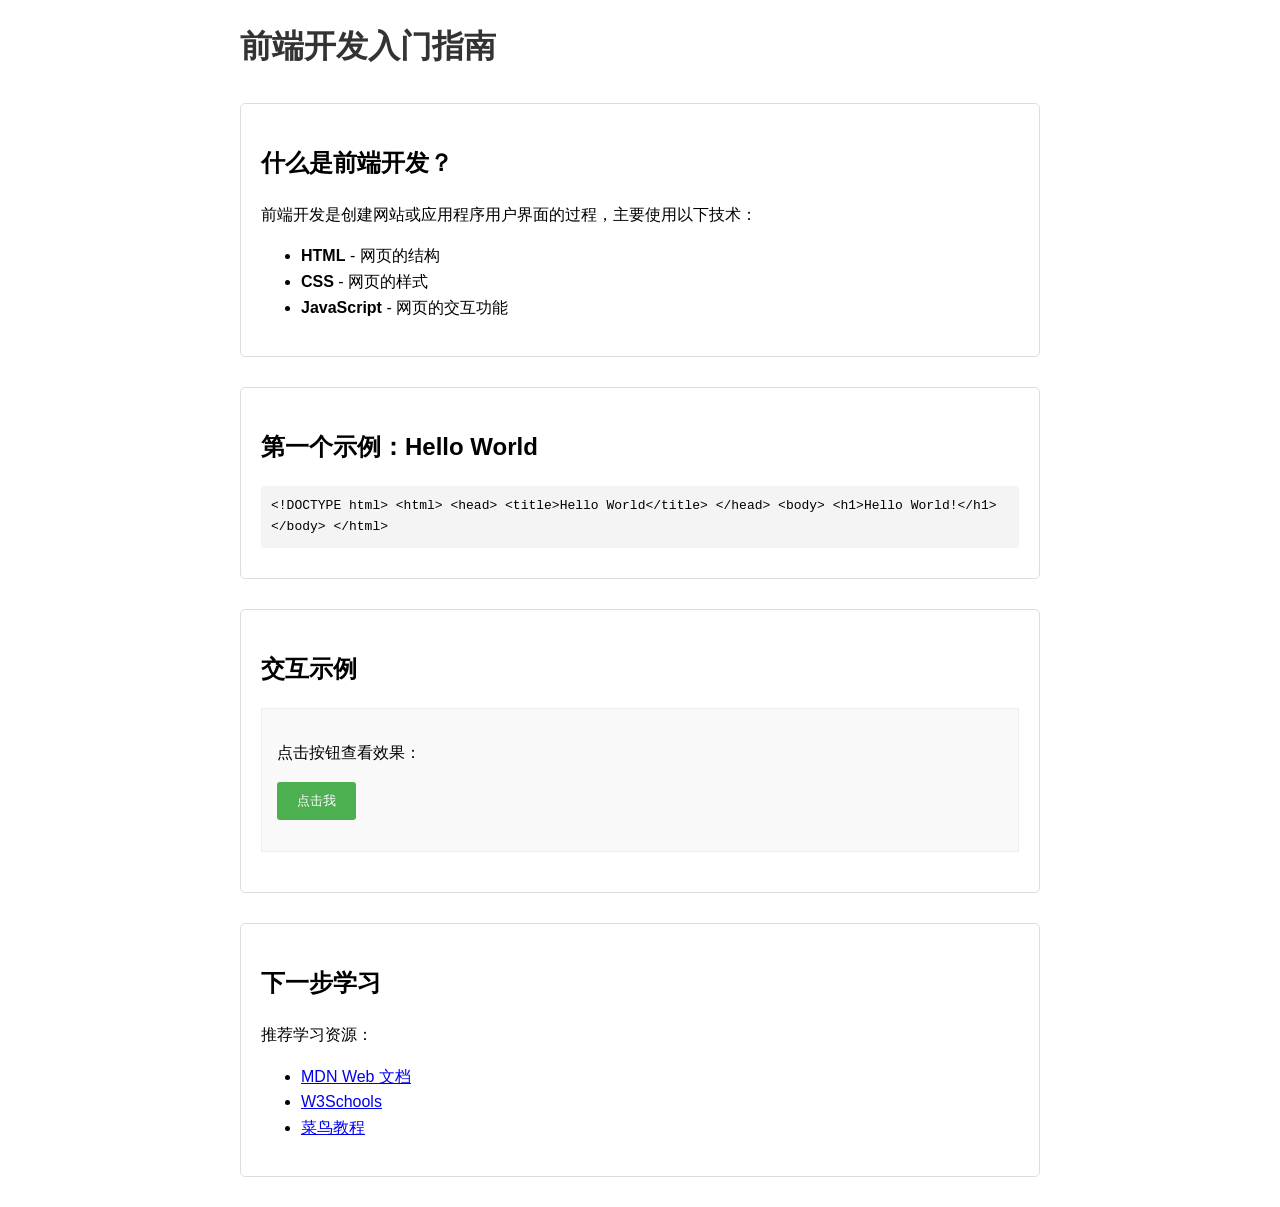
<file: index.html>
<!DOCTYPE html>
<html lang="zh-CN">
<head>
    <meta charset="UTF-8">
    <meta name="viewport" content="width=device-width, initial-scale=1.0">
    <title>前端入门示例</title>
    <style>
        body {
            font-family: Arial, sans-serif;
            margin: 20px;
            line-height: 1.6;
        }
        .container {
            max-width: 800px;
            margin: 0 auto;
        }
        h1 {
            color: #333;
        }
        .section {
            margin: 30px 0;
            padding: 20px;
            border: 1px solid #ddd;
            border-radius: 5px;
        }
        .code-block {
            background: #f4f4f4;
            padding: 10px;
            border-radius: 3px;
            font-family: monospace;
            margin: 10px 0;
        }
        button {
            padding: 10px 20px;
            background: #4CAF50;
            color: white;
            border: none;
            border-radius: 3px;
            cursor: pointer;
        }
        button:hover {
            background: #45a049;
        }
        .demo {
            margin: 20px 0;
            padding: 15px;
            background: #f9f9f9;
            border: 1px solid #eee;
        }
    </style>
</head>
<body>
    <div class="container">
        <h1>前端开发入门指南</h1>
        
        <div class="section">
            <h2>什么是前端开发？</h2>
            <p>前端开发是创建网站或应用程序用户界面的过程，主要使用以下技术：</p>
            <ul>
                <li><strong>HTML</strong> - 网页的结构</li>
                <li><strong>CSS</strong> - 网页的样式</li>
                <li><strong>JavaScript</strong> - 网页的交互功能</li>
            </ul>
        </div>
        
        <div class="section">
            <h2>第一个示例：Hello World</h2>
            <div class="code-block">
&lt;!DOCTYPE html&gt;
&lt;html&gt;
&lt;head&gt;
    &lt;title&gt;Hello World&lt;/title&gt;
&lt;/head&gt;
&lt;body&gt;
    &lt;h1&gt;Hello World!&lt;/h1&gt;
&lt;/body&gt;
&lt;/html&gt;
            </div>
        </div>
        
        <div class="section">
            <h2>交互示例</h2>
            <div class="demo">
                <p>点击按钮查看效果：</p>
                <button onclick="sayHello()">点击我</button>
                <p id="output"></p>
            </div>
        </div>
        
        <div class="section">
            <h2>下一步学习</h2>
            <p>推荐学习资源：</p>
            <ul>
                <li><a href="https://developer.mozilla.org/zh-CN/docs/Learn" target="_blank">MDN Web 文档</a></li>
                <li><a href="https://www.w3schools.com/" target="_blank">W3Schools</a></li>
                <li><a href="https://www.runoob.com/" target="_blank">菜鸟教程</a></li>
            </ul>
        </div>
    </div>
    
    <script>
        function sayHello() {
            document.getElementById('output').textContent = '你好！欢迎开始学习前端开发！';
        }
    </script>
</body>
</html>
</file>
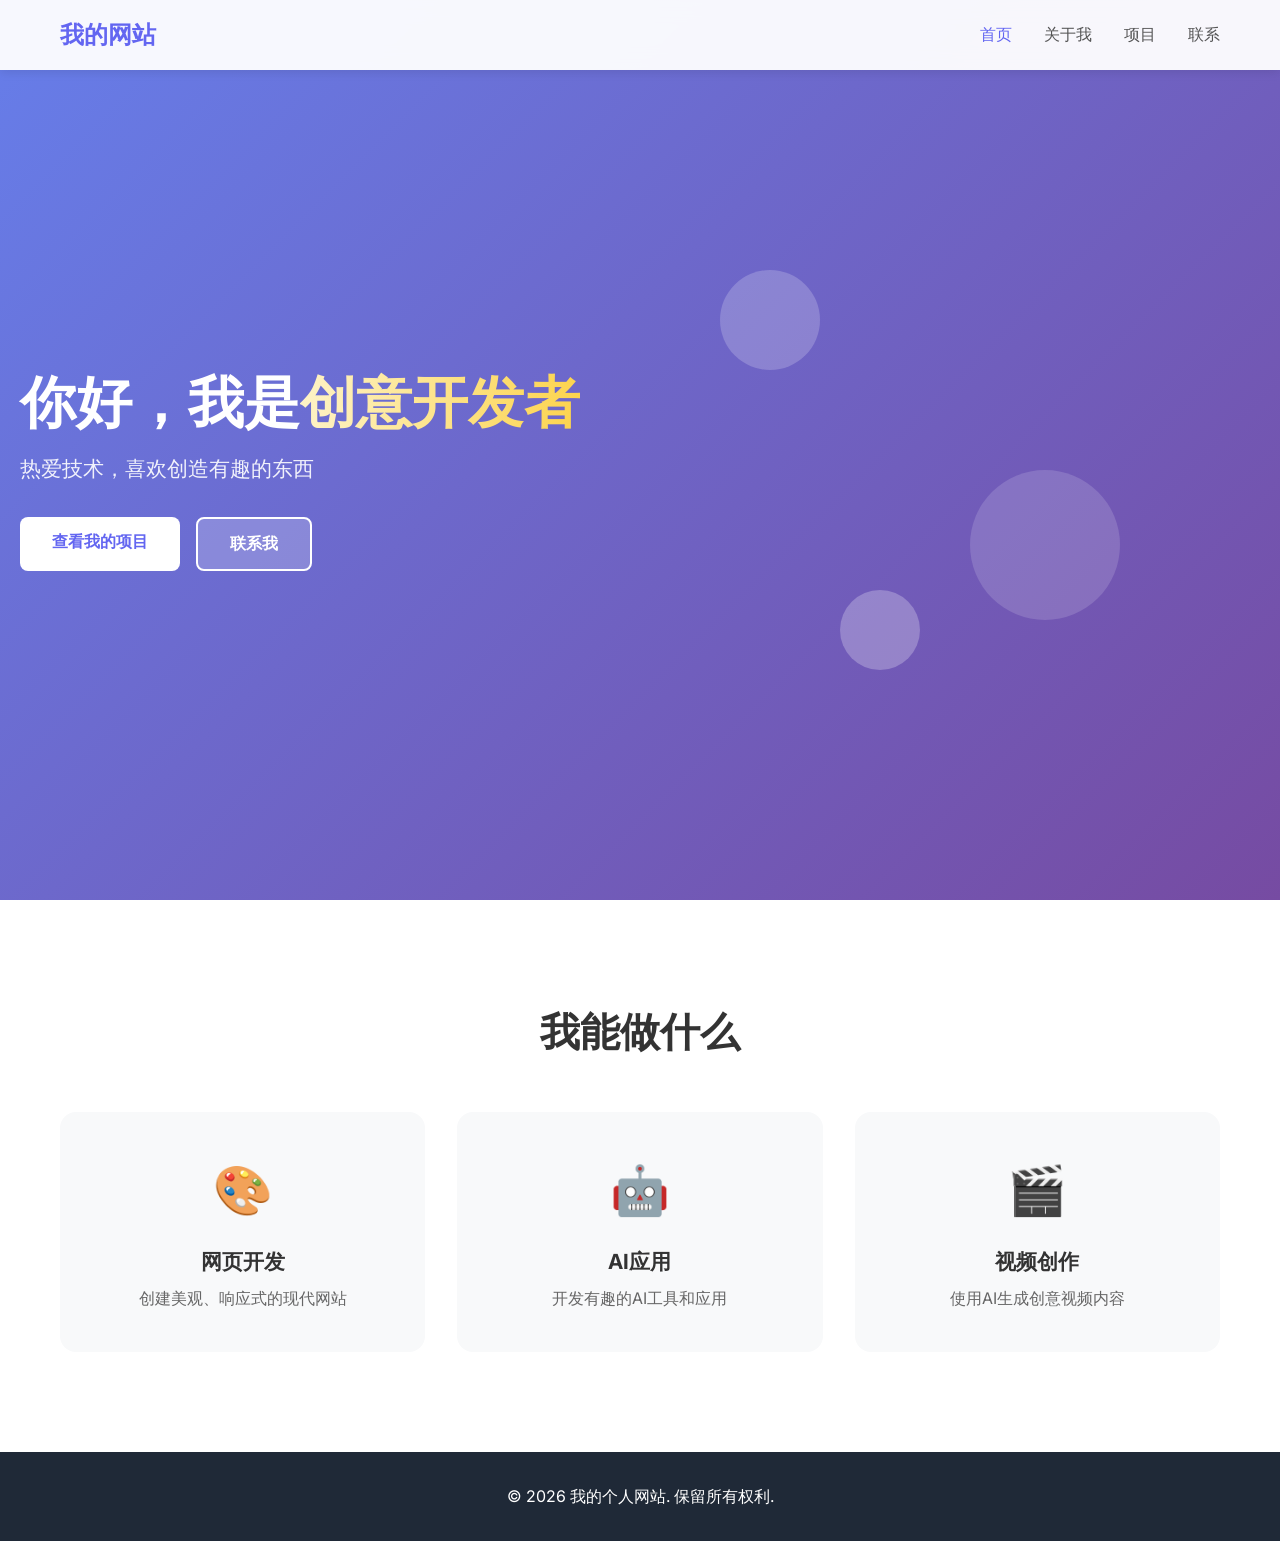
<file: website/index.html>
<!DOCTYPE html>
<html lang="zh-CN">
<head>
    <meta charset="UTF-8">
    <meta name="viewport" content="width=device-width, initial-scale=1.0">
    <title>我的个人网站</title>
    <link rel="stylesheet" href="css/style.css">
    <link href="https://fonts.googleapis.com/css2?family=Inter:wght@300;400;500;600;700&display=swap" rel="stylesheet">
</head>
<body>
    <nav class="navbar">
        <div class="nav-container">
            <a href="#" class="logo">我的网站</a>
            <ul class="nav-menu">
                <li><a href="index.html" class="nav-link active">首页</a></li>
                <li><a href="about.html" class="nav-link">关于我</a></li>
                <li><a href="projects.html" class="nav-link">项目</a></li>
                <li><a href="contact.html" class="nav-link">联系</a></li>
            </ul>
            <div class="hamburger">
                <span class="bar"></span>
                <span class="bar"></span>
                <span class="bar"></span>
            </div>
        </div>
    </nav>

    <section class="hero">
        <div class="hero-content">
            <h1 class="hero-title">你好，我是<span class="highlight">创意开发者</span></h1>
            <p class="hero-subtitle">热爱技术，喜欢创造有趣的东西</p>
            <div class="hero-buttons">
                <a href="projects.html" class="btn btn-primary">查看我的项目</a>
                <a href="contact.html" class="btn btn-secondary">联系我</a>
            </div>
        </div>
        <div class="hero-animation">
            <div class="floating-shapes">
                <div class="shape shape-1"></div>
                <div class="shape shape-2"></div>
                <div class="shape shape-3"></div>
            </div>
        </div>
    </section>

    <section class="features">
        <div class="container">
            <h2 class="section-title">我能做什么</h2>
            <div class="features-grid">
                <div class="feature-card">
                    <div class="feature-icon">🎨</div>
                    <h3>网页开发</h3>
                    <p>创建美观、响应式的现代网站</p>
                </div>
                <div class="feature-card">
                    <div class="feature-icon">🤖</div>
                    <h3>AI应用</h3>
                    <p>开发有趣的AI工具和应用</p>
                </div>
                <div class="feature-card">
                    <div class="feature-icon">🎬</div>
                    <h3>视频创作</h3>
                    <p>使用AI生成创意视频内容</p>
                </div>
            </div>
        </div>
    </section>

    <footer class="footer">
        <div class="container">
            <p>&copy; 2026 我的个人网站. 保留所有权利.</p>
        </div>
    </footer>

    <script src="js/main.js"></script>
</body>
</html>
</file>
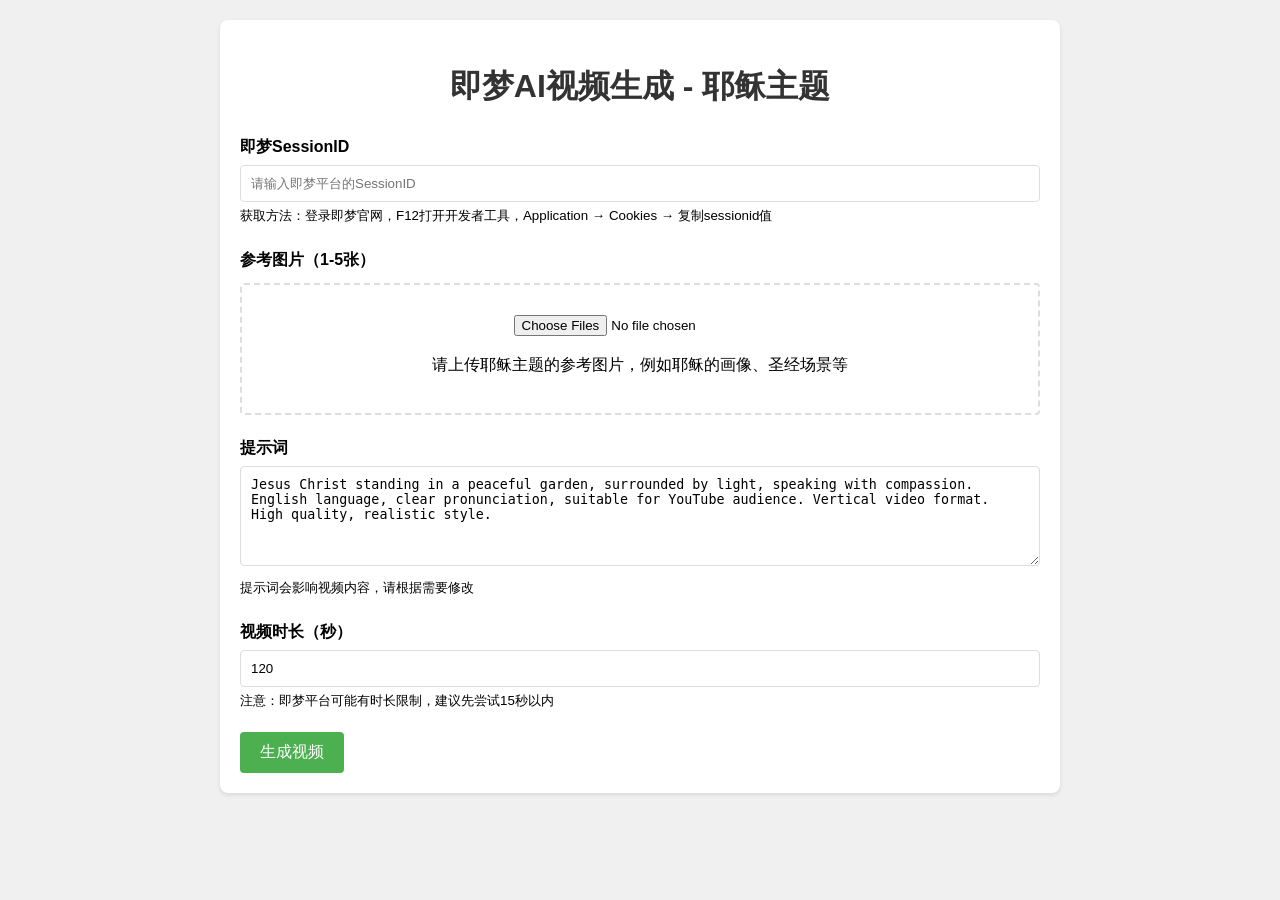
<file: jimeng_video_generator.html>
<!DOCTYPE html>
<html lang="zh-CN">
<head>
    <meta charset="UTF-8">
    <meta name="viewport" content="width=device-width, initial-scale=1.0">
    <title>即梦AI视频生成 - 耶稣主题</title>
    <style>
        body {
            font-family: Arial, sans-serif;
            margin: 20px;
            line-height: 1.6;
            background-color: #f0f0f0;
        }
        .container {
            max-width: 800px;
            margin: 0 auto;
            background-color: white;
            padding: 20px;
            border-radius: 8px;
            box-shadow: 0 2px 4px rgba(0,0,0,0.1);
        }
        h1 {
            color: #333;
            text-align: center;
        }
        .form-group {
            margin: 20px 0;
        }
        label {
            display: block;
            margin-bottom: 5px;
            font-weight: bold;
        }
        input[type="text"], textarea {
            width: 100%;
            padding: 10px;
            border: 1px solid #ddd;
            border-radius: 4px;
            box-sizing: border-box;
        }
        textarea {
            height: 100px;
            resize: vertical;
        }
        .file-upload {
            border: 2px dashed #ddd;
            border-radius: 4px;
            padding: 20px;
            text-align: center;
            margin: 10px 0;
        }
        .file-upload input {
            display: block;
            margin: 10px auto;
        }
        button {
            background-color: #4CAF50;
            color: white;
            padding: 10px 20px;
            border: none;
            border-radius: 4px;
            cursor: pointer;
            font-size: 16px;
        }
        button:hover {
            background-color: #45a049;
        }
        .status {
            margin: 20px 0;
            padding: 10px;
            background-color: #f9f9f9;
            border-radius: 4px;
        }
        .hidden {
            display: none;
        }
    </style>
</head>
<body>
    <div class="container">
        <h1>即梦AI视频生成 - 耶稣主题</h1>
        
        <div class="form-group">
            <label for="sessionId">即梦SessionID</label>
            <input type="text" id="sessionId" placeholder="请输入即梦平台的SessionID">
            <small>获取方法：登录即梦官网，F12打开开发者工具，Application → Cookies → 复制sessionid值</small>
        </div>
        
        <div class="form-group">
            <label>参考图片（1-5张）</label>
            <div class="file-upload">
                <input type="file" id="imageUpload" multiple accept="image/*">
                <p>请上传耶稣主题的参考图片，例如耶稣的画像、圣经场景等</p>
            </div>
        </div>
        
        <div class="form-group">
            <label for="prompt">提示词</label>
            <textarea id="prompt">Jesus Christ standing in a peaceful garden, surrounded by light, speaking with compassion. English language, clear pronunciation, suitable for YouTube audience. Vertical video format. High quality, realistic style.</textarea>
            <small>提示词会影响视频内容，请根据需要修改</small>
        </div>
        
        <div class="form-group">
            <label for="duration">视频时长（秒）</label>
            <input type="text" id="duration" value="120" placeholder="4-15秒">
            <small>注意：即梦平台可能有时长限制，建议先尝试15秒以内</small>
        </div>
        
        <button onclick="generateVideo()">生成视频</button>
        
        <div class="status hidden" id="status">
            <h3>生成状态</h3>
            <div id="statusMessage"></div>
        </div>
    </div>
    
    <script>
        function generateVideo() {
            const sessionId = document.getElementById('sessionId').value;
            const prompt = document.getElementById('prompt').value;
            const duration = document.getElementById('duration').value;
            const files = document.getElementById('imageUpload').files;
            
            if (!sessionId) {
                alert('请输入SessionID');
                return;
            }
            
            if (!files || files.length === 0) {
                alert('请上传至少一张参考图片');
                return;
            }
            
            const status = document.getElementById('status');
            const statusMessage = document.getElementById('statusMessage');
            status.classList.remove('hidden');
            statusMessage.innerHTML = '正在准备生成视频...';
            
            // 这里需要实现与即梦API的对接
            // 由于需要后端服务，这里仅做演示
            setTimeout(() => {
                statusMessage.innerHTML = '视频生成功能需要后端服务支持，请参考seedance2.0项目搭建完整环境';
                statusMessage.innerHTML += '<br><br>项目地址：<a href="https://github.com/wwwzhouhui/seedance2.0" target="_blank">https://github.com/wwwzhouhui/seedance2.0</a>';
            }, 2000);
        }
    </script>
</body>
</html>
</file>
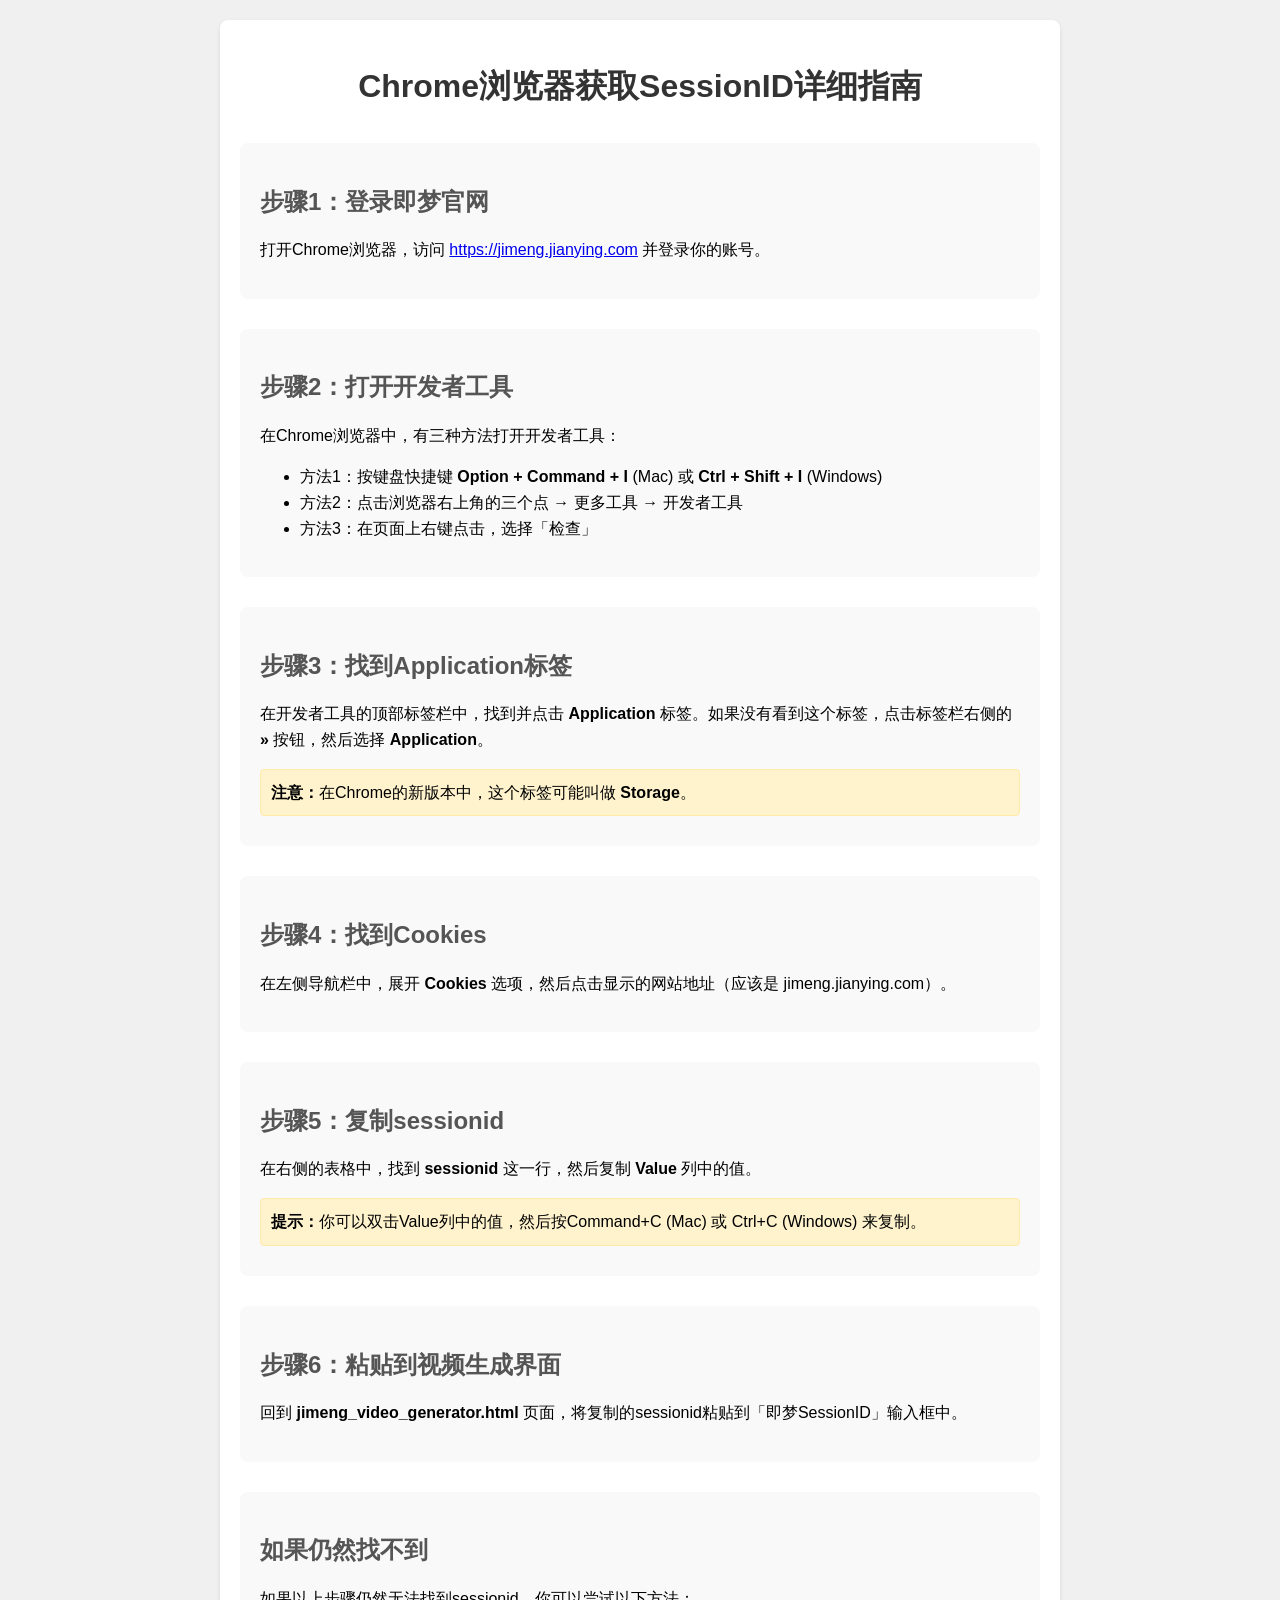
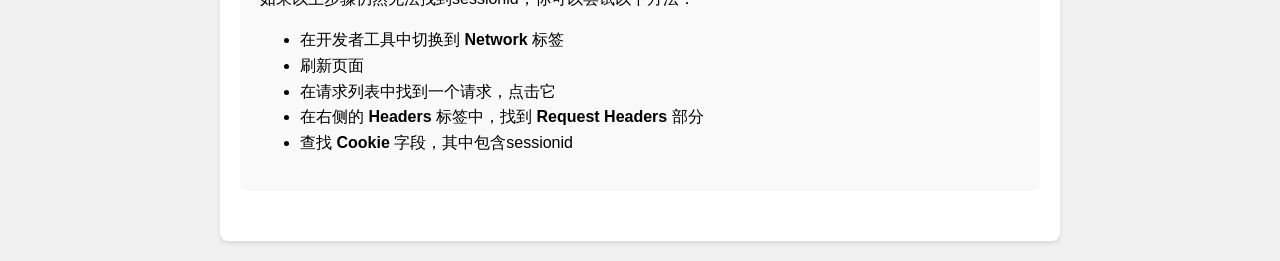
<file: sessionid_guide.html>
<!DOCTYPE html>
<html lang="zh-CN">
<head>
    <meta charset="UTF-8">
    <meta name="viewport" content="width=device-width, initial-scale=1.0">
    <title>Chrome浏览器获取SessionID指南</title>
    <style>
        body {
            font-family: Arial, sans-serif;
            margin: 20px;
            line-height: 1.6;
            background-color: #f0f0f0;
        }
        .container {
            max-width: 800px;
            margin: 0 auto;
            background-color: white;
            padding: 20px;
            border-radius: 8px;
            box-shadow: 0 2px 4px rgba(0,0,0,0.1);
        }
        h1 {
            color: #333;
            text-align: center;
        }
        .step {
            margin: 30px 0;
            padding: 20px;
            background-color: #f9f9f9;
            border-radius: 8px;
        }
        h2 {
            color: #555;
            margin-bottom: 10px;
        }
        .code-block {
            background: #f4f4f4;
            padding: 10px;
            border-radius: 3px;
            font-family: monospace;
            margin: 10px 0;
        }
        img {
            max-width: 100%;
            height: auto;
            border: 1px solid #ddd;
            border-radius: 4px;
            margin: 10px 0;
        }
        .note {
            background-color: #fff3cd;
            border: 1px solid #ffeaa7;
            border-radius: 4px;
            padding: 10px;
            margin: 10px 0;
        }
    </style>
</head>
<body>
    <div class="container">
        <h1>Chrome浏览器获取SessionID详细指南</h1>
        
        <div class="step">
            <h2>步骤1：登录即梦官网</h2>
            <p>打开Chrome浏览器，访问 <a href="https://jimeng.jianying.com" target="_blank">https://jimeng.jianying.com</a> 并登录你的账号。</p>
        </div>
        
        <div class="step">
            <h2>步骤2：打开开发者工具</h2>
            <p>在Chrome浏览器中，有三种方法打开开发者工具：</p>
            <ul>
                <li>方法1：按键盘快捷键 <strong>Option + Command + I</strong> (Mac) 或 <strong>Ctrl + Shift + I</strong> (Windows)</li>
                <li>方法2：点击浏览器右上角的三个点 → 更多工具 → 开发者工具</li>
                <li>方法3：在页面上右键点击，选择「检查」</li>
            </ul>
        </div>
        
        <div class="step">
            <h2>步骤3：找到Application标签</h2>
            <p>在开发者工具的顶部标签栏中，找到并点击 <strong>Application</strong> 标签。如果没有看到这个标签，点击标签栏右侧的 <strong>»</strong> 按钮，然后选择 <strong>Application</strong>。</p>
            <div class="note">
                <strong>注意：</strong>在Chrome的新版本中，这个标签可能叫做 <strong>Storage</strong>。
            </div>
        </div>
        
        <div class="step">
            <h2>步骤4：找到Cookies</h2>
            <p>在左侧导航栏中，展开 <strong>Cookies</strong> 选项，然后点击显示的网站地址（应该是 jimeng.jianying.com）。</p>
        </div>
        
        <div class="step">
            <h2>步骤5：复制sessionid</h2>
            <p>在右侧的表格中，找到 <strong>sessionid</strong> 这一行，然后复制 <strong>Value</strong> 列中的值。</p>
            <div class="note">
                <strong>提示：</strong>你可以双击Value列中的值，然后按Command+C (Mac) 或 Ctrl+C (Windows) 来复制。
            </div>
        </div>
        
        <div class="step">
            <h2>步骤6：粘贴到视频生成界面</h2>
            <p>回到 <strong>jimeng_video_generator.html</strong> 页面，将复制的sessionid粘贴到「即梦SessionID」输入框中。</p>
        </div>
        
        <div class="step">
            <h2>如果仍然找不到</h2>
            <p>如果以上步骤仍然无法找到sessionid，你可以尝试以下方法：</p>
            <ul>
                <li>在开发者工具中切换到 <strong>Network</strong> 标签</li>
                <li>刷新页面</li>
                <li>在请求列表中找到一个请求，点击它</li>
                <li>在右侧的 <strong>Headers</strong> 标签中，找到 <strong>Request Headers</strong> 部分</li>
                <li>查找 <strong>Cookie</strong> 字段，其中包含sessionid</li>
            </ul>
        </div>
    </div>
</body>
</html>
</file>
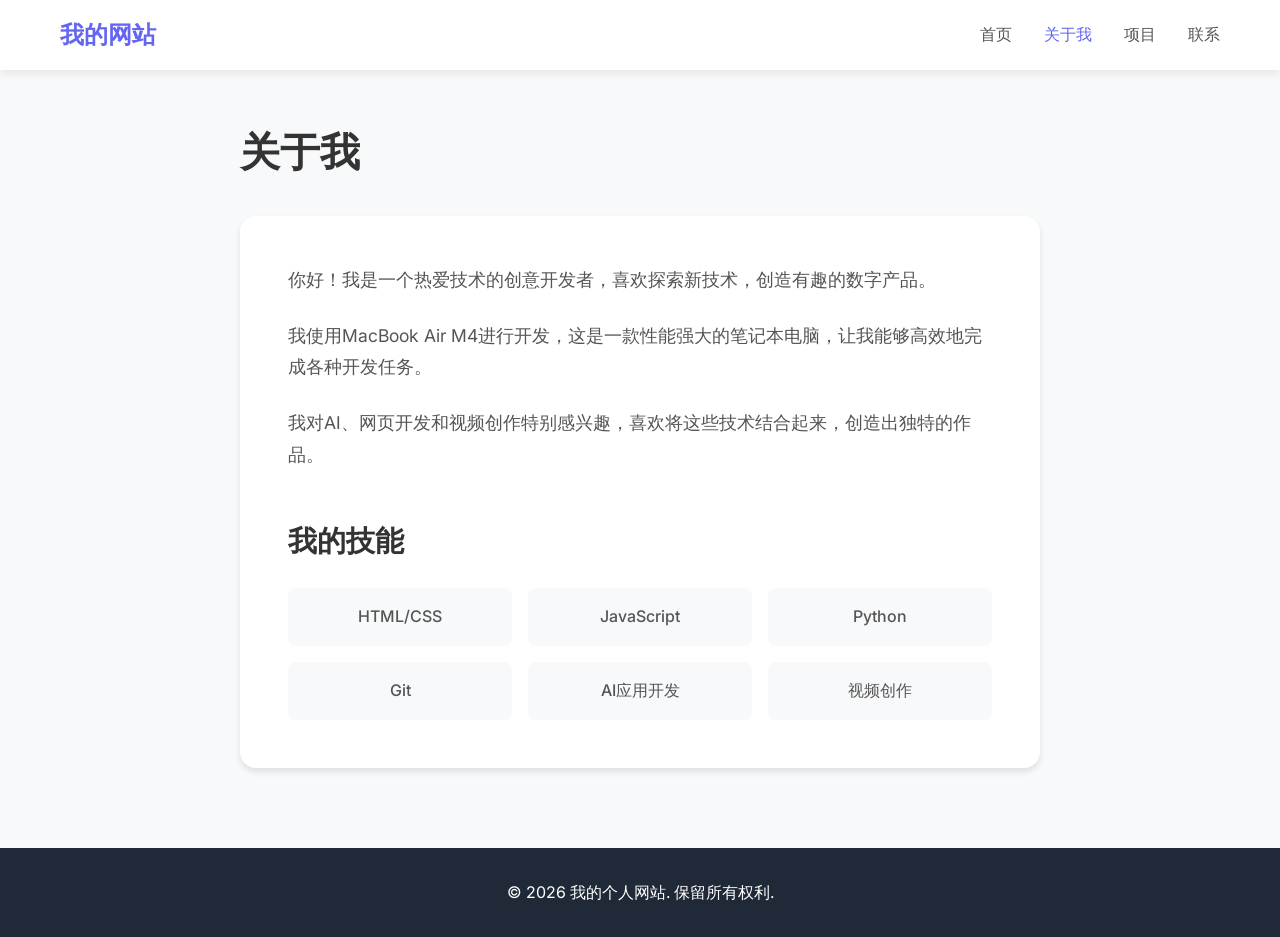
<file: website/about.html>
<!DOCTYPE html>
<html lang="zh-CN">
<head>
    <meta charset="UTF-8">
    <meta name="viewport" content="width=device-width, initial-scale=1.0">
    <title>关于我 - 我的个人网站</title>
    <link rel="stylesheet" href="css/style.css">
    <link href="https://fonts.googleapis.com/css2?family=Inter:wght@300;400;500;600;700&display=swap" rel="stylesheet">
    <style>
        .page-content {
            padding: 120px 20px 80px;
            min-height: calc(100vh - 200px);
        }
        
        .about-section {
            max-width: 800px;
            margin: 0 auto;
        }
        
        .about-title {
            font-size: 2.5rem;
            font-weight: 700;
            margin-bottom: 2rem;
            color: #333;
        }
        
        .about-content {
            background: white;
            padding: 3rem;
            border-radius: 16px;
            box-shadow: 0 4px 6px rgba(0, 0, 0, 0.1);
        }
        
        .about-text {
            font-size: 1.1rem;
            line-height: 1.8;
            color: #555;
            margin-bottom: 1.5rem;
        }
        
        .skills-section {
            margin-top: 3rem;
        }
        
        .skills-title {
            font-size: 1.8rem;
            font-weight: 600;
            margin-bottom: 1.5rem;
            color: #333;
        }
        
        .skills-grid {
            display: grid;
            grid-template-columns: repeat(auto-fit, minmax(200px, 1fr));
            gap: 1rem;
        }
        
        .skill-item {
            background: #f8f9fa;
            padding: 1rem;
            border-radius: 8px;
            text-align: center;
            font-weight: 500;
            color: #555;
        }
    </style>
</head>
<body>
    <nav class="navbar">
        <div class="nav-container">
            <a href="index.html" class="logo">我的网站</a>
            <ul class="nav-menu">
                <li><a href="index.html" class="nav-link">首页</a></li>
                <li><a href="about.html" class="nav-link active">关于我</a></li>
                <li><a href="projects.html" class="nav-link">项目</a></li>
                <li><a href="contact.html" class="nav-link">联系</a></li>
            </ul>
            <div class="hamburger">
                <span class="bar"></span>
                <span class="bar"></span>
                <span class="bar"></span>
            </div>
        </div>
    </nav>

    <section class="page-content">
        <div class="about-section">
            <h1 class="about-title">关于我</h1>
            
            <div class="about-content">
                <p class="about-text">
                    你好！我是一个热爱技术的创意开发者，喜欢探索新技术，创造有趣的数字产品。
                </p>
                
                <p class="about-text">
                    我使用MacBook Air M4进行开发，这是一款性能强大的笔记本电脑，让我能够高效地完成各种开发任务。
                </p>
                
                <p class="about-text">
                    我对AI、网页开发和视频创作特别感兴趣，喜欢将这些技术结合起来，创造出独特的作品。
                </p>
                
                <div class="skills-section">
                    <h2 class="skills-title">我的技能</h2>
                    <div class="skills-grid">
                        <div class="skill-item">HTML/CSS</div>
                        <div class="skill-item">JavaScript</div>
                        <div class="skill-item">Python</div>
                        <div class="skill-item">Git</div>
                        <div class="skill-item">AI应用开发</div>
                        <div class="skill-item">视频创作</div>
                    </div>
                </div>
            </div>
        </div>
    </section>

    <footer class="footer">
        <div class="container">
            <p>&copy; 2026 我的个人网站. 保留所有权利.</p>
        </div>
    </footer>

    <script src="js/main.js"></script>
</body>
</html>
</file>
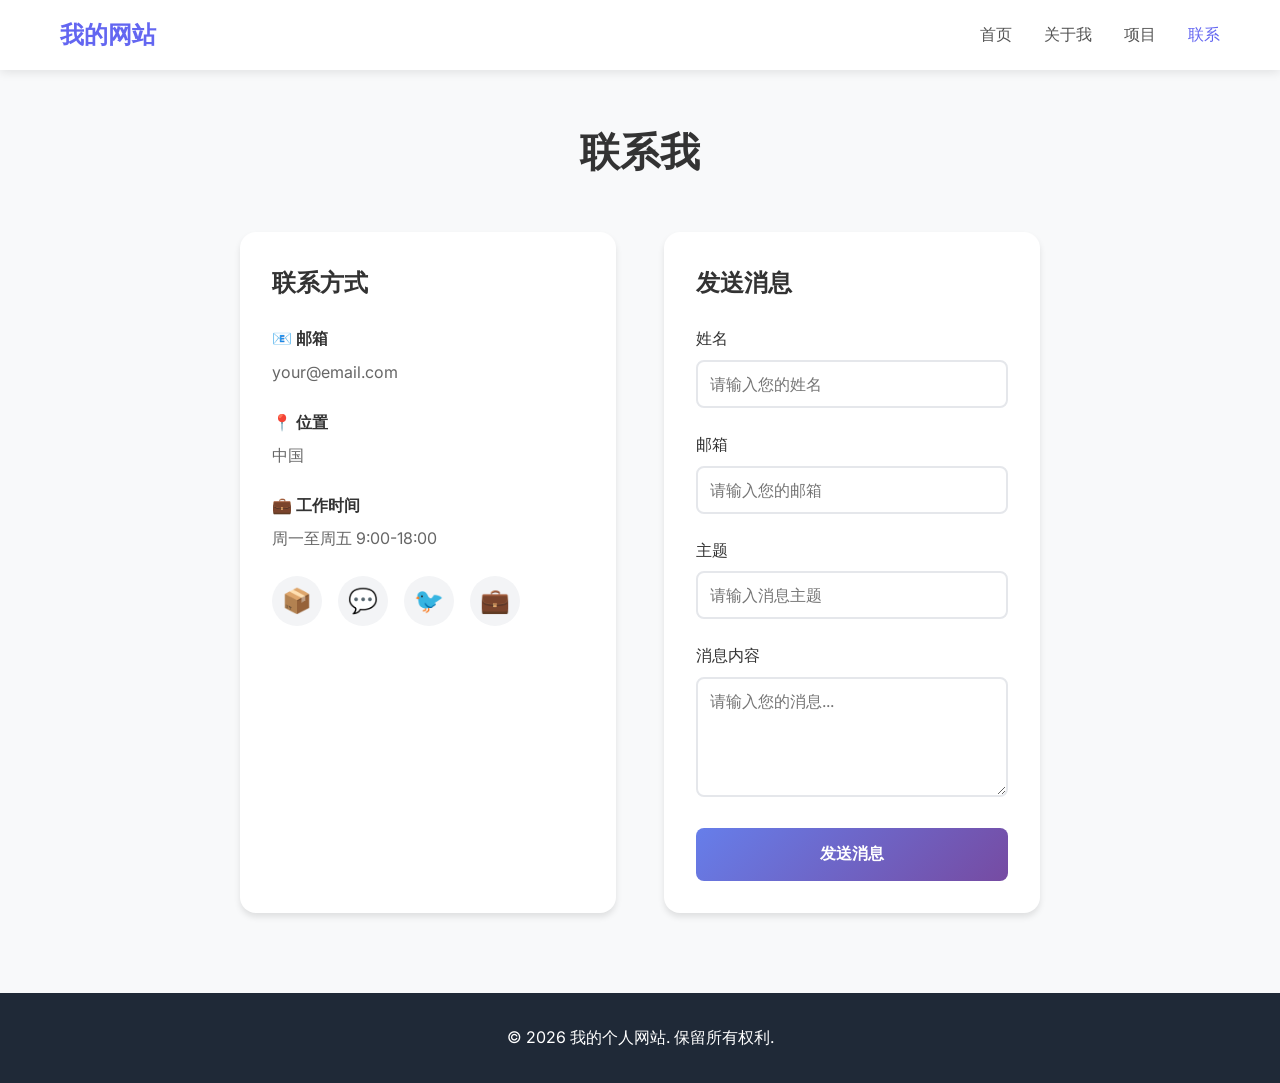
<file: website/contact.html>
<!DOCTYPE html>
<html lang="zh-CN">
<head>
    <meta charset="UTF-8">
    <meta name="viewport" content="width=device-width, initial-scale=1.0">
    <title>联系我 - 我的个人网站</title>
    <link rel="stylesheet" href="css/style.css">
    <link href="https://fonts.googleapis.com/css2?family=Inter:wght@300;400;500;600;700&display=swap" rel="stylesheet">
    <style>
        .page-content {
            padding: 120px 20px 80px;
            min-height: calc(100vh - 200px);
        }
        
        .contact-section {
            max-width: 800px;
            margin: 0 auto;
        }
        
        .page-title {
            font-size: 2.5rem;
            font-weight: 700;
            margin-bottom: 3rem;
            color: #333;
            text-align: center;
        }
        
        .contact-content {
            display: grid;
            grid-template-columns: 1fr 1fr;
            gap: 3rem;
        }
        
        .contact-info {
            background: white;
            padding: 2rem;
            border-radius: 16px;
            box-shadow: 0 4px 6px rgba(0, 0, 0, 0.1);
        }
        
        .contact-form {
            background: white;
            padding: 2rem;
            border-radius: 16px;
            box-shadow: 0 4px 6px rgba(0, 0, 0, 0.1);
        }
        
        .info-item {
            margin-bottom: 1.5rem;
        }
        
        .info-title {
            font-weight: 600;
            color: #333;
            margin-bottom: 0.5rem;
        }
        
        .info-text {
            color: #666;
        }
        
        .social-links {
            display: flex;
            gap: 1rem;
            margin-top: 1.5rem;
        }
        
        .social-link {
            width: 50px;
            height: 50px;
            background: #f3f4f6;
            border-radius: 50%;
            display: flex;
            align-items: center;
            justify-content: center;
            font-size: 1.5rem;
            text-decoration: none;
            transition: background 0.3s, transform 0.3s;
        }
        
        .social-link:hover {
            background: #6366f1;
            transform: translateY(-3px);
        }
        
        .form-group {
            margin-bottom: 1.5rem;
        }
        
        .form-label {
            display: block;
            font-weight: 500;
            color: #333;
            margin-bottom: 0.5rem;
        }
        
        .form-input,
        .form-textarea {
            width: 100%;
            padding: 0.75rem;
            border: 2px solid #e5e7eb;
            border-radius: 8px;
            font-size: 1rem;
            font-family: inherit;
            transition: border-color 0.3s;
        }
        
        .form-input:focus,
        .form-textarea:focus {
            outline: none;
            border-color: #6366f1;
        }
        
        .form-textarea {
            min-height: 120px;
            resize: vertical;
        }
        
        .submit-btn {
            width: 100%;
            padding: 1rem;
            background: linear-gradient(135deg, #667eea 0%, #764ba2 100%);
            color: white;
            border: none;
            border-radius: 8px;
            font-size: 1rem;
            font-weight: 600;
            cursor: pointer;
            transition: transform 0.3s, box-shadow 0.3s;
        }
        
        .submit-btn:hover {
            transform: translateY(-2px);
            box-shadow: 0 10px 20px rgba(99, 102, 241, 0.3);
        }
        
        @media (max-width: 768px) {
            .contact-content {
                grid-template-columns: 1fr;
            }
        }
    </style>
</head>
<body>
    <nav class="navbar">
        <div class="nav-container">
            <a href="index.html" class="logo">我的网站</a>
            <ul class="nav-menu">
                <li><a href="index.html" class="nav-link">首页</a></li>
                <li><a href="about.html" class="nav-link">关于我</a></li>
                <li><a href="projects.html" class="nav-link">项目</a></li>
                <li><a href="contact.html" class="nav-link active">联系</a></li>
            </ul>
            <div class="hamburger">
                <span class="bar"></span>
                <span class="bar"></span>
                <span class="bar"></span>
            </div>
        </div>
    </nav>

    <section class="page-content">
        <div class="contact-section">
            <h1 class="page-title">联系我</h1>
            
            <div class="contact-content">
                <div class="contact-info">
                    <h2 style="margin-bottom: 1.5rem; color: #333;">联系方式</h2>
                    
                    <div class="info-item">
                        <div class="info-title">📧 邮箱</div>
                        <div class="info-text">your@email.com</div>
                    </div>
                    
                    <div class="info-item">
                        <div class="info-title">📍 位置</div>
                        <div class="info-text">中国</div>
                    </div>
                    
                    <div class="info-item">
                        <div class="info-title">💼 工作时间</div>
                        <div class="info-text">周一至周五 9:00-18:00</div>
                    </div>
                    
                    <div class="social-links">
                        <a href="https://github.com" class="social-link" title="GitHub">📦</a>
                        <a href="#" class="social-link" title="微信">💬</a>
                        <a href="#" class="social-link" title="Twitter">🐦</a>
                        <a href="#" class="social-link" title="LinkedIn">💼</a>
                    </div>
                </div>
                
                <div class="contact-form">
                    <h2 style="margin-bottom: 1.5rem; color: #333;">发送消息</h2>
                    
                    <form onsubmit="handleSubmit(event)">
                        <div class="form-group">
                            <label class="form-label" for="name">姓名</label>
                            <input type="text" id="name" class="form-input" placeholder="请输入您的姓名" required>
                        </div>
                        
                        <div class="form-group">
                            <label class="form-label" for="email">邮箱</label>
                            <input type="email" id="email" class="form-input" placeholder="请输入您的邮箱" required>
                        </div>
                        
                        <div class="form-group">
                            <label class="form-label" for="subject">主题</label>
                            <input type="text" id="subject" class="form-input" placeholder="请输入消息主题">
                        </div>
                        
                        <div class="form-group">
                            <label class="form-label" for="message">消息内容</label>
                            <textarea id="message" class="form-textarea" placeholder="请输入您的消息..." required></textarea>
                        </div>
                        
                        <button type="submit" class="submit-btn">发送消息</button>
                    </form>
                </div>
            </div>
        </div>
    </section>

    <footer class="footer">
        <div class="container">
            <p>&copy; 2026 我的个人网站. 保留所有权利.</p>
        </div>
    </footer>

    <script src="js/main.js"></script>
    <script>
        function handleSubmit(event) {
            event.preventDefault();
            alert('感谢您的消息！这是一个演示表单，实际发送功能需要后端支持。');
            event.target.reset();
        }
    </script>
</body>
</html>
</file>
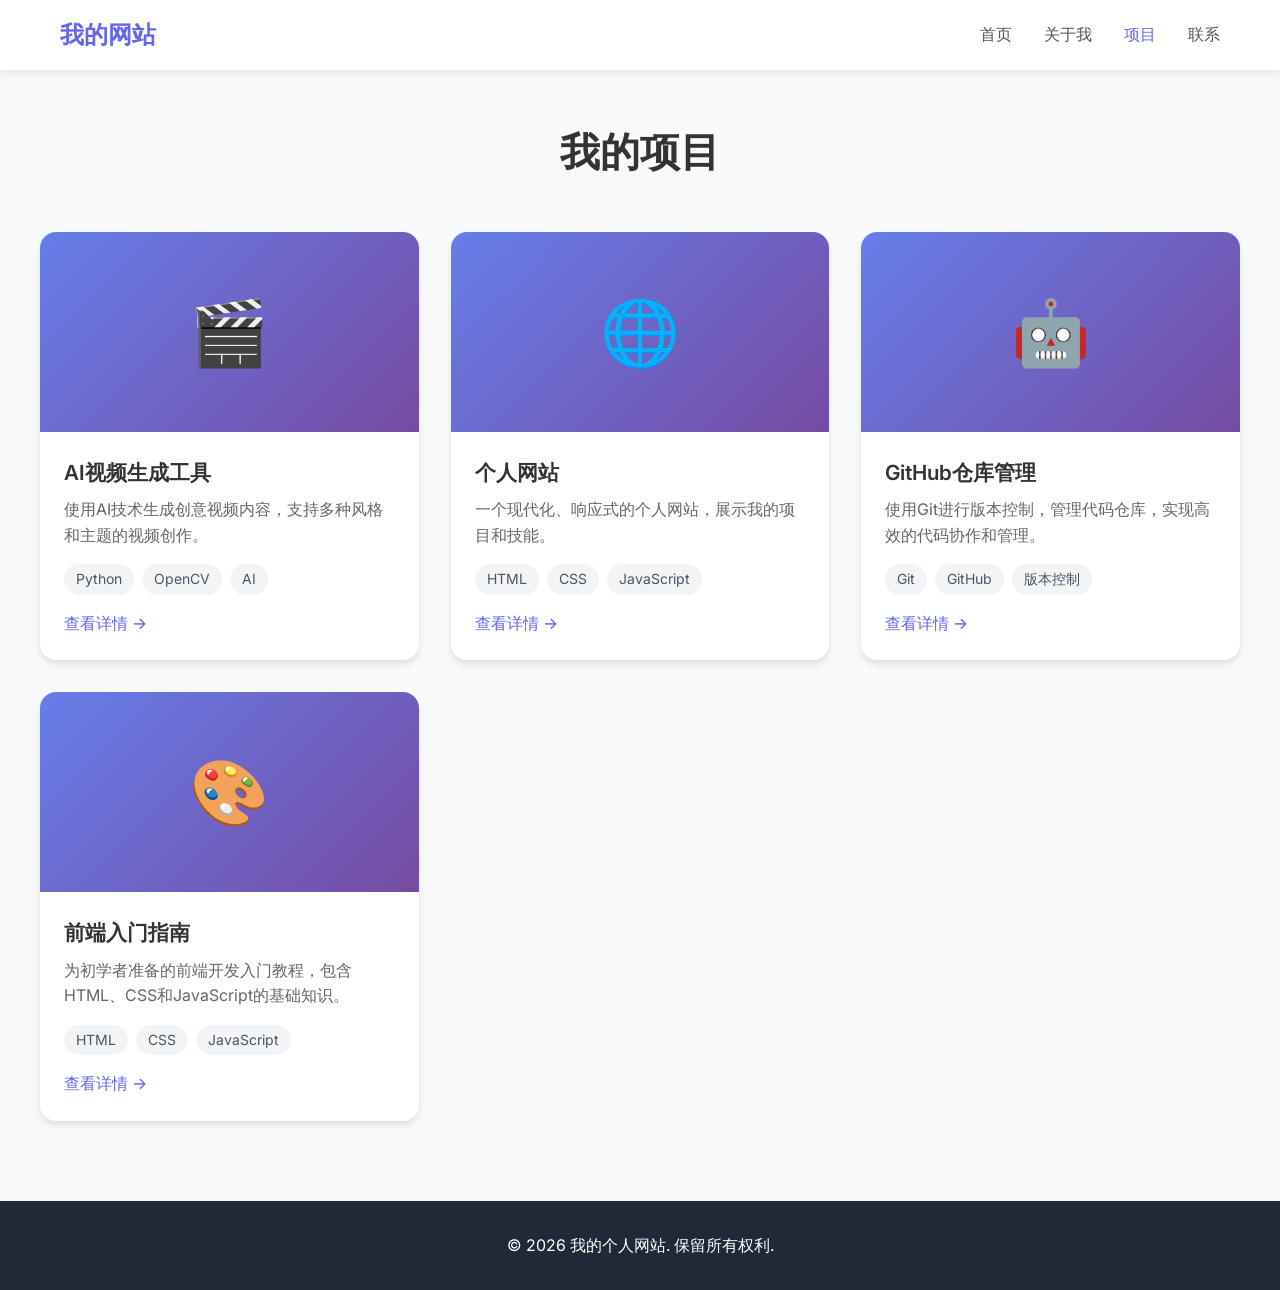
<file: website/projects.html>
<!DOCTYPE html>
<html lang="zh-CN">
<head>
    <meta charset="UTF-8">
    <meta name="viewport" content="width=device-width, initial-scale=1.0">
    <title>项目 - 我的个人网站</title>
    <link rel="stylesheet" href="css/style.css">
    <link href="https://fonts.googleapis.com/css2?family=Inter:wght@300;400;500;600;700&display=swap" rel="stylesheet">
    <style>
        .page-content {
            padding: 120px 20px 80px;
            min-height: calc(100vh - 200px);
            background: #f8f9fa;
        }
        
        .projects-section {
            max-width: 1200px;
            margin: 0 auto;
        }
        
        .page-title {
            font-size: 2.5rem;
            font-weight: 700;
            margin-bottom: 3rem;
            color: #333;
            text-align: center;
        }
        
        .projects-grid {
            display: grid;
            grid-template-columns: repeat(auto-fit, minmax(350px, 1fr));
            gap: 2rem;
        }
        
        .project-card {
            background: white;
            border-radius: 16px;
            overflow: hidden;
            box-shadow: 0 4px 6px rgba(0, 0, 0, 0.1);
            transition: transform 0.3s, box-shadow 0.3s;
        }
        
        .project-card:hover {
            transform: translateY(-10px);
            box-shadow: 0 20px 40px rgba(0, 0, 0, 0.15);
        }
        
        .project-image {
            height: 200px;
            background: linear-gradient(135deg, #667eea 0%, #764ba2 100%);
            display: flex;
            align-items: center;
            justify-content: center;
            font-size: 4rem;
        }
        
        .project-content {
            padding: 1.5rem;
        }
        
        .project-title {
            font-size: 1.3rem;
            font-weight: 600;
            margin-bottom: 0.5rem;
            color: #333;
        }
        
        .project-description {
            color: #666;
            margin-bottom: 1rem;
            line-height: 1.6;
        }
        
        .project-tags {
            display: flex;
            flex-wrap: wrap;
            gap: 0.5rem;
            margin-bottom: 1rem;
        }
        
        .tag {
            background: #f3f4f6;
            color: #4b5563;
            padding: 0.25rem 0.75rem;
            border-radius: 9999px;
            font-size: 0.875rem;
        }
        
        .project-link {
            display: inline-block;
            color: #6366f1;
            text-decoration: none;
            font-weight: 500;
            transition: color 0.3s;
        }
        
        .project-link:hover {
            color: #4f46e5;
        }
    </style>
</head>
<body>
    <nav class="navbar">
        <div class="nav-container">
            <a href="index.html" class="logo">我的网站</a>
            <ul class="nav-menu">
                <li><a href="index.html" class="nav-link">首页</a></li>
                <li><a href="about.html" class="nav-link">关于我</a></li>
                <li><a href="projects.html" class="nav-link active">项目</a></li>
                <li><a href="contact.html" class="nav-link">联系</a></li>
            </ul>
            <div class="hamburger">
                <span class="bar"></span>
                <span class="bar"></span>
                <span class="bar"></span>
            </div>
        </div>
    </nav>

    <section class="page-content">
        <div class="projects-section">
            <h1 class="page-title">我的项目</h1>
            
            <div class="projects-grid">
                <div class="project-card">
                    <div class="project-image">🎬</div>
                    <div class="project-content">
                        <h2 class="project-title">AI视频生成工具</h2>
                        <p class="project-description">
                            使用AI技术生成创意视频内容，支持多种风格和主题的视频创作。
                        </p>
                        <div class="project-tags">
                            <span class="tag">Python</span>
                            <span class="tag">OpenCV</span>
                            <span class="tag">AI</span>
                        </div>
                        <a href="#" class="project-link">查看详情 →</a>
                    </div>
                </div>
                
                <div class="project-card">
                    <div class="project-image">🌐</div>
                    <div class="project-content">
                        <h2 class="project-title">个人网站</h2>
                        <p class="project-description">
                            一个现代化、响应式的个人网站，展示我的项目和技能。
                        </p>
                        <div class="project-tags">
                            <span class="tag">HTML</span>
                            <span class="tag">CSS</span>
                            <span class="tag">JavaScript</span>
                        </div>
                        <a href="#" class="project-link">查看详情 →</a>
                    </div>
                </div>
                
                <div class="project-card">
                    <div class="project-image">🤖</div>
                    <div class="project-content">
                        <h2 class="project-title">GitHub仓库管理</h2>
                        <p class="project-description">
                            使用Git进行版本控制，管理代码仓库，实现高效的代码协作和管理。
                        </p>
                        <div class="project-tags">
                            <span class="tag">Git</span>
                            <span class="tag">GitHub</span>
                            <span class="tag">版本控制</span>
                        </div>
                        <a href="#" class="project-link">查看详情 →</a>
                    </div>
                </div>
                
                <div class="project-card">
                    <div class="project-image">🎨</div>
                    <div class="project-content">
                        <h2 class="project-title">前端入门指南</h2>
                        <p class="project-description">
                            为初学者准备的前端开发入门教程，包含HTML、CSS和JavaScript的基础知识。
                        </p>
                        <div class="project-tags">
                            <span class="tag">HTML</span>
                            <span class="tag">CSS</span>
                            <span class="tag">JavaScript</span>
                        </div>
                        <a href="#" class="project-link">查看详情 →</a>
                    </div>
                </div>
            </div>
        </div>
    </section>

    <footer class="footer">
        <div class="container">
            <p>&copy; 2026 我的个人网站. 保留所有权利.</p>
        </div>
    </footer>

    <script src="js/main.js"></script>
</body>
</html>
</file>
<file: website/css/style.css>
* {
    margin: 0;
    padding: 0;
    box-sizing: border-box;
}

body {
    font-family: 'Inter', -apple-system, BlinkMacSystemFont, 'Segoe UI', sans-serif;
    line-height: 1.6;
    color: #333;
    background: #f8f9fa;
}

.container {
    max-width: 1200px;
    margin: 0 auto;
    padding: 0 20px;
}

.navbar {
    position: fixed;
    top: 0;
    left: 0;
    right: 0;
    background: rgba(255, 255, 255, 0.95);
    backdrop-filter: blur(10px);
    box-shadow: 0 2px 10px rgba(0, 0, 0, 0.1);
    z-index: 1000;
}

.nav-container {
    max-width: 1200px;
    margin: 0 auto;
    padding: 1rem 20px;
    display: flex;
    justify-content: space-between;
    align-items: center;
}

.logo {
    font-size: 1.5rem;
    font-weight: 700;
    color: #6366f1;
    text-decoration: none;
}

.nav-menu {
    display: flex;
    list-style: none;
    gap: 2rem;
}

.nav-link {
    text-decoration: none;
    color: #555;
    font-weight: 500;
    transition: color 0.3s;
}

.nav-link:hover,
.nav-link.active {
    color: #6366f1;
}

.hamburger {
    display: none;
    flex-direction: column;
    cursor: pointer;
}

.bar {
    width: 25px;
    height: 3px;
    background: #333;
    margin: 3px 0;
    transition: 0.3s;
}

.hero {
    min-height: 100vh;
    display: flex;
    align-items: center;
    justify-content: space-between;
    padding: 120px 20px 80px;
    background: linear-gradient(135deg, #667eea 0%, #764ba2 100%);
    position: relative;
    overflow: hidden;
}

.hero-content {
    max-width: 600px;
    z-index: 10;
}

.hero-title {
    font-size: 3.5rem;
    font-weight: 700;
    color: white;
    margin-bottom: 1rem;
    line-height: 1.2;
}

.highlight {
    background: linear-gradient(90deg, #fef3c7, #fcd34d);
    -webkit-background-clip: text;
    -webkit-text-fill-color: transparent;
    background-clip: text;
}

.hero-subtitle {
    font-size: 1.3rem;
    color: rgba(255, 255, 255, 0.9);
    margin-bottom: 2rem;
}

.hero-buttons {
    display: flex;
    gap: 1rem;
    flex-wrap: wrap;
}

.btn {
    padding: 12px 32px;
    border-radius: 8px;
    text-decoration: none;
    font-weight: 600;
    transition: all 0.3s;
    display: inline-block;
}

.btn-primary {
    background: white;
    color: #6366f1;
}

.btn-primary:hover {
    transform: translateY(-2px);
    box-shadow: 0 10px 20px rgba(0, 0, 0, 0.2);
}

.btn-secondary {
    background: rgba(255, 255, 255, 0.2);
    color: white;
    border: 2px solid white;
}

.btn-secondary:hover {
    background: white;
    color: #6366f1;
}

.hero-animation {
    flex: 1;
    display: flex;
    justify-content: center;
    align-items: center;
}

.floating-shapes {
    position: relative;
    width: 400px;
    height: 400px;
}

.shape {
    position: absolute;
    border-radius: 50%;
    animation: float 6s ease-in-out infinite;
}

.shape-1 {
    width: 100px;
    height: 100px;
    background: rgba(255, 255, 255, 0.2);
    top: 0;
    left: 0;
    animation-delay: 0s;
}

.shape-2 {
    width: 150px;
    height: 150px;
    background: rgba(255, 255, 255, 0.15);
    top: 50%;
    right: 0;
    animation-delay: 2s;
}

.shape-3 {
    width: 80px;
    height: 80px;
    background: rgba(255, 255, 255, 0.25);
    bottom: 0;
    left: 30%;
    animation-delay: 4s;
}

@keyframes float {
    0%, 100% {
        transform: translateY(0) rotate(0deg);
    }
    50% {
        transform: translateY(-20px) rotate(180deg);
    }
}

.features {
    padding: 100px 20px;
    background: white;
}

.section-title {
    text-align: center;
    font-size: 2.5rem;
    font-weight: 700;
    margin-bottom: 3rem;
    color: #333;
}

.features-grid {
    display: grid;
    grid-template-columns: repeat(auto-fit, minmax(280px, 1fr));
    gap: 2rem;
}

.feature-card {
    background: #f8f9fa;
    padding: 2.5rem;
    border-radius: 16px;
    text-align: center;
    transition: transform 0.3s, box-shadow 0.3s;
}

.feature-card:hover {
    transform: translateY(-10px);
    box-shadow: 0 20px 40px rgba(0, 0, 0, 0.1);
}

.feature-icon {
    font-size: 3rem;
    margin-bottom: 1rem;
}

.feature-card h3 {
    font-size: 1.3rem;
    margin-bottom: 0.5rem;
    color: #333;
}

.feature-card p {
    color: #666;
}

.footer {
    background: #1f2937;
    color: white;
    padding: 2rem;
    text-align: center;
}

@media (max-width: 768px) {
    .nav-menu {
        display: none;
    }
    
    .hamburger {
        display: flex;
    }
    
    .hero {
        flex-direction: column;
        text-align: center;
    }
    
    .hero-title {
        font-size: 2.5rem;
    }
    
    .hero-buttons {
        justify-content: center;
    }
    
    .floating-shapes {
        display: none;
    }
}
</file>
